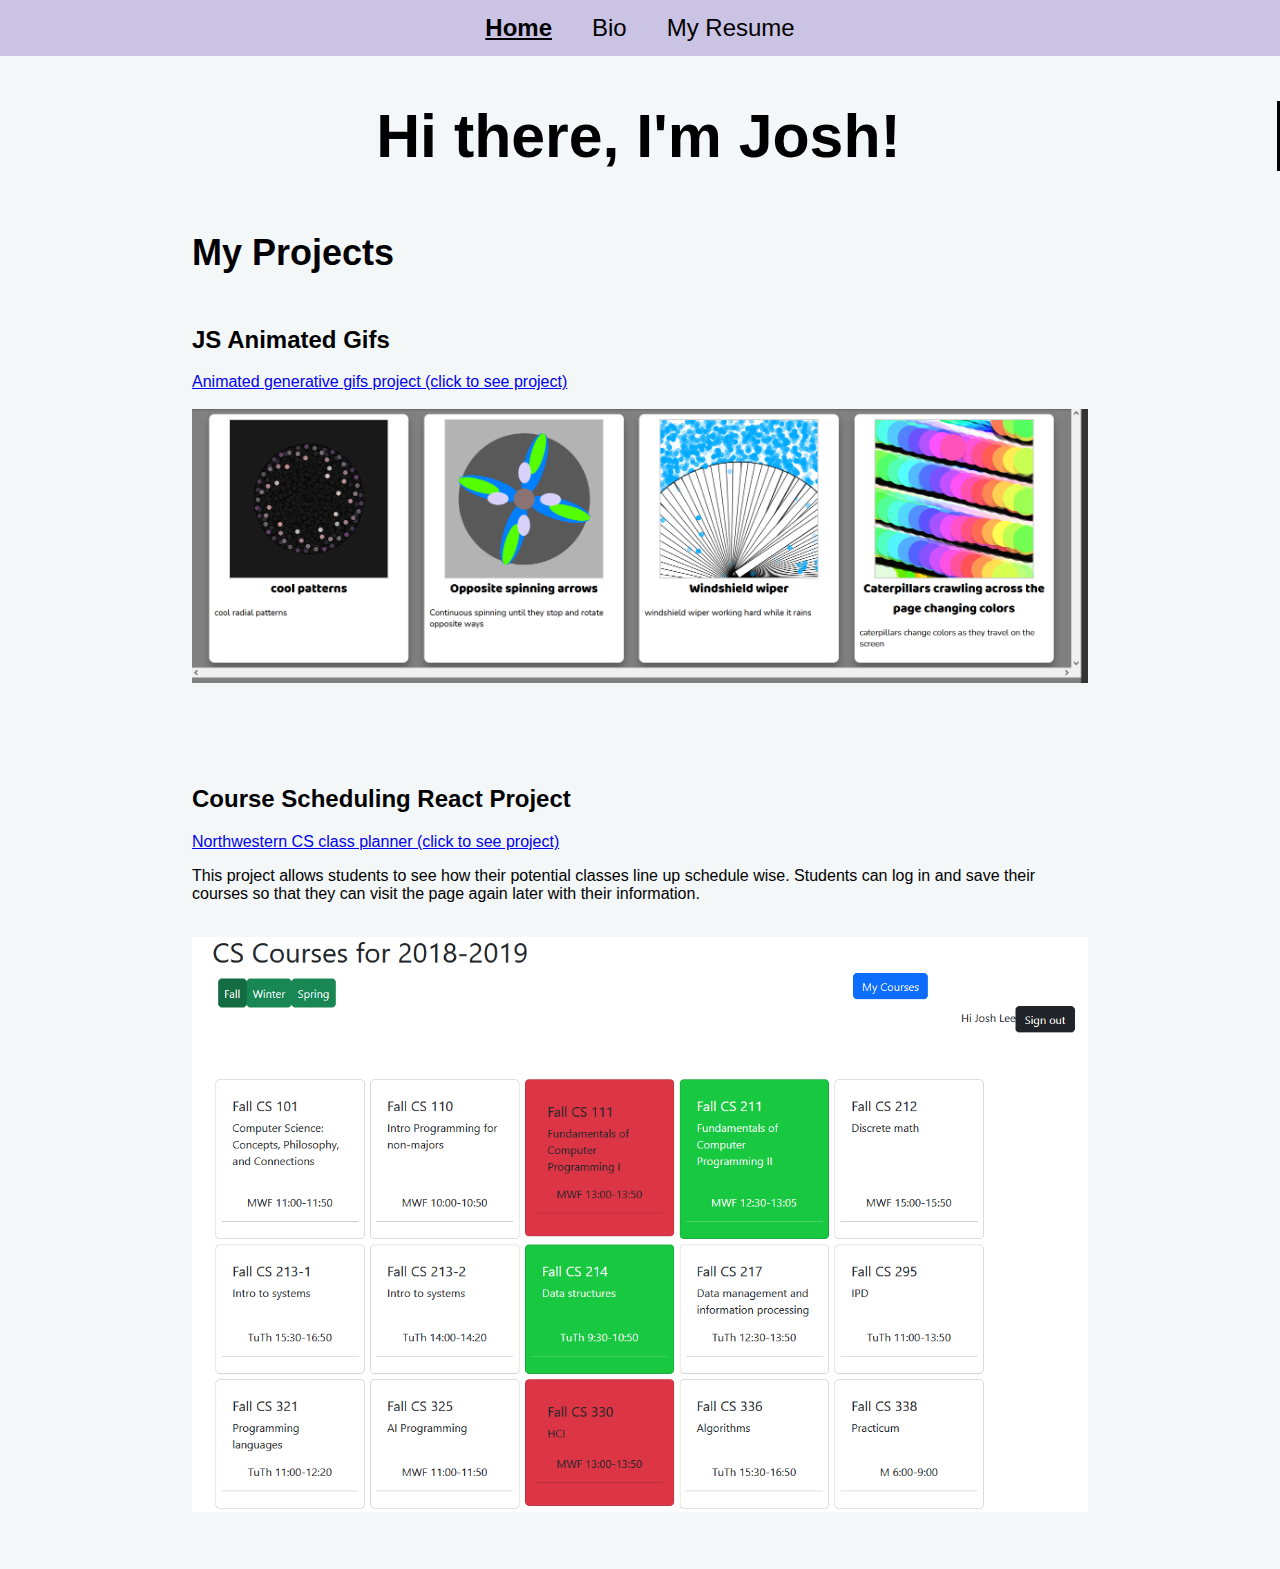
<file: index.html>
<html>
  <head>
    <title>joshlee-7.github.io</title>
    <link rel="stylesheet" type="text/css" href="styles.css" />
  </head>
  <body class="background">
    <div id="home">
      <nav class="navbar" role="navigation">
        <a href="/" class="selected" [aria-current="page" ]>Home</a>
        <a href="bio.html">Bio</a>
        <a href="resume.html">My Resume</a>
      </nav>
    </div>
    <main class="main-padding">
      <div class="welcomeAnim">
        <h1>Hi there, I'm Josh!</h1>
      </div>

      <section class="my_projects" aria-label="projects_section">
        <h1>My Projects</h1>
        <div class="project" aria-label="first_project">
          <div class="projectTitle">
            <h2>JS Animated Gifs</h2>
            <a href="http://joshlee2023-a2.glitch.me/" target="_blank"
              >Animated generative gifs project (click to see project)
            </a>

            <img
              src="images/Project1.PNG"
              class="projectImg"
              alt="four gifs project"
            />
          </div>
        </div>
        <div class="project" aria-label="second_project">
          <div class="projectTitle">
            <h2>Course Scheduling React Project</h2>
            <a href="https://josh-scheduler-2d177.web.app/" target="_blank"
              >Northwestern CS class planner (click to see project)
            </a>
            <p>
              This project allows students to see how their potential classes
              line up schedule wise. Students can log in and save their courses
              so that they can visit the page again later with their
              information.
            </p>
            <img
              src="images/Project2.PNG"
              class="projectImg"
              alt="course scheduler for CS classes"
            />
          </div>
        </div>
      </section>
    </main>
  </body>
</html>
</file>
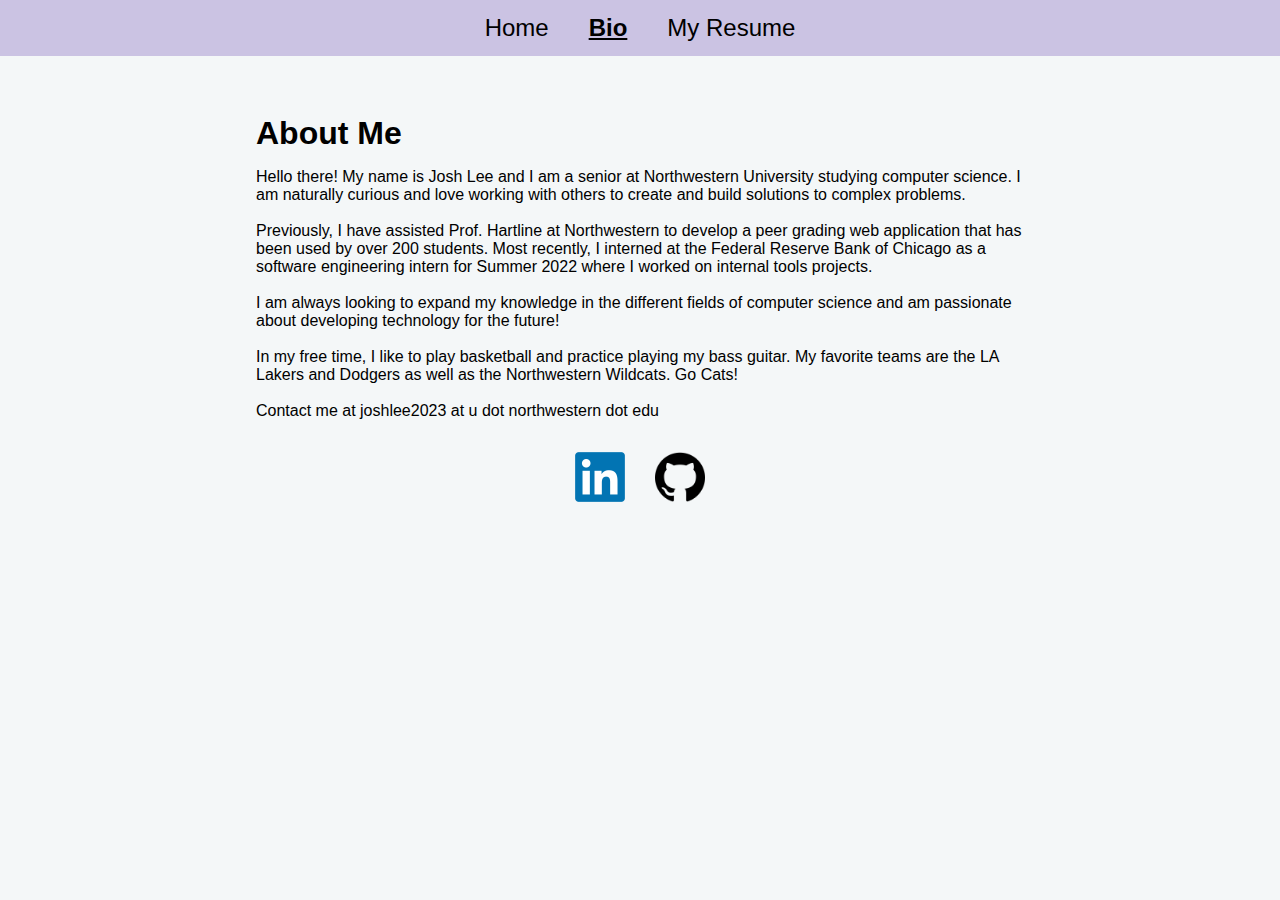
<file: bio.html>
<html>
  <head>
    <title>Bio</title>
    <link rel="stylesheet" type="text/css" href="styles.css" />
  </head>
  <body class="background">
    <div id="home">
      <nav class="navbar">
        <a href="/">Home</a>
        <a href="bio.html" class="selected" [aria-current="page" ]>Bio</a>
        <a href="resume.html">My Resume</a>
      </nav>
    </div>
  </body>
  <main class="bioDiv" aria-label="container_for_about_me_section">
    <div class="bioInfo" aria-label="about_me_section">
      <h1>About Me</h1>
      <p>
        Hello there! My name is Josh Lee and I am a senior at Northwestern
        University studying computer science. I am naturally curious and love
        working with others to create and build solutions to complex problems.
        <br /><br />

        Previously, I have assisted Prof. Hartline at Northwestern to develop a
        peer grading web application that has been used by over 200 students.
        Most recently, I interned at the Federal Reserve Bank of Chicago as a
        software engineering intern for Summer 2022 where I worked on internal
        tools projects.<br /><br />

        I am always looking to expand my knowledge in the different fields of
        computer science and am passionate about developing technology for the
        future!<br /><br />

        In my free time, I like to play basketball and practice playing my bass
        guitar. My favorite teams are the LA Lakers and Dodgers as well as the
        Northwestern Wildcats. Go Cats!<br /><br />

        Contact me at joshlee2023 at u dot northwestern dot edu
      </p>
      <div>
        <nav class="contactInfo" aria-label="contact_method_icons_list">
          <a
            class="icon"
            href="https://www.linkedin.com/in/josh-lee-1162b91b1/"
          >
            <img src="images/LinkedIn.png" />
          </a>
          <a class="icon" href="https://github.com/joshlee-7">
            <img src="images/Github.png" />
          </a>
        </nav>
      </div>
    </div>
  </main>
</html>
</file>
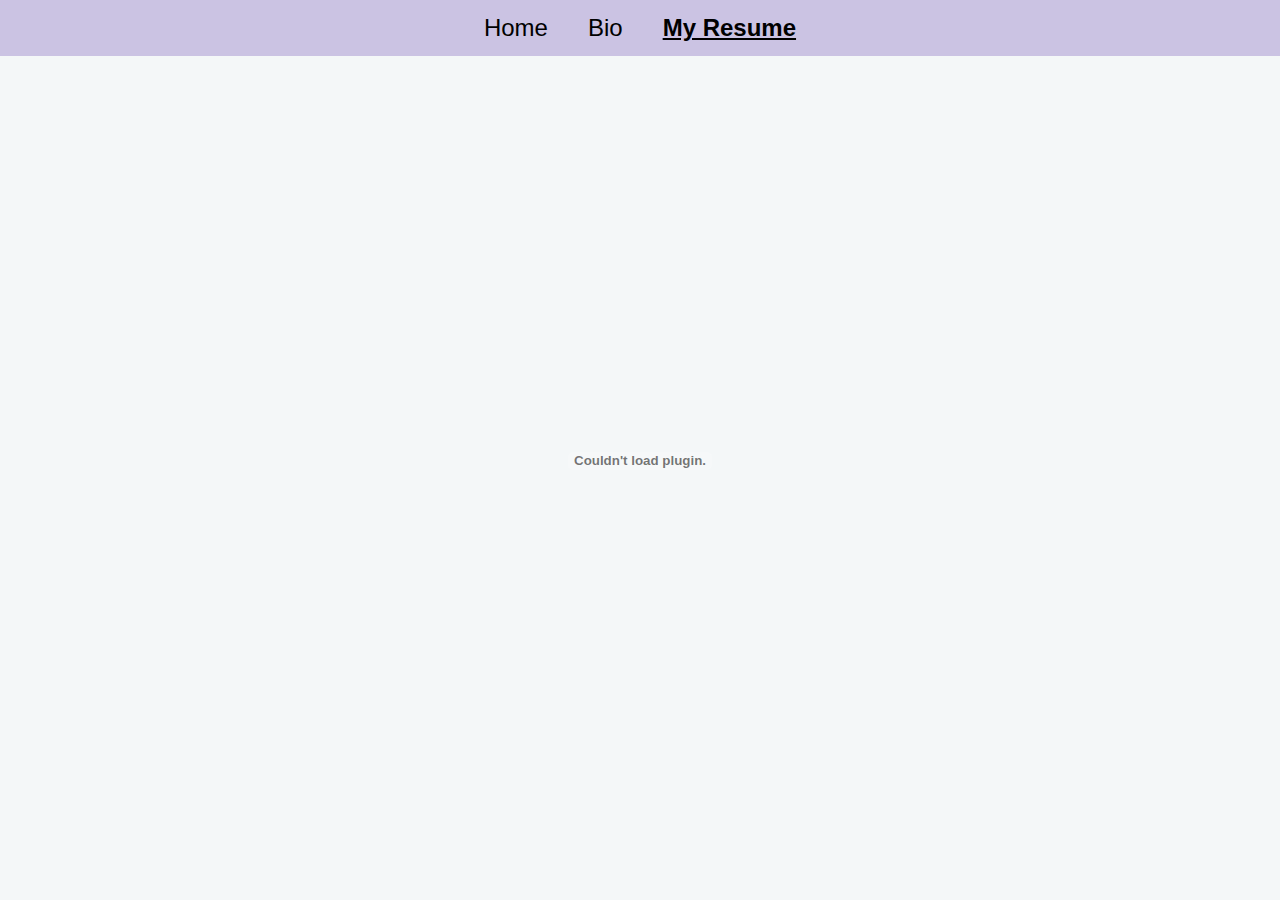
<file: resume.html>
<html>
  <head>
    <title>joshlee-7.github.io</title>
    <link rel="stylesheet" type="text/css" href="styles.css" />
  </head>
  <body class="background">
    <div id="home">
      <nav class="navbar">
        <a href="/">Home</a>
        <a href="bio.html">Bio</a>
        <a href="resume.html" class="selected" [aria-current="page" ]
          >My Resume</a
        >
      </nav>
    </div>
  </body>
  <body class="background">
    <main>
      <div class="resume" aria-label="embedded_resume_pdf_file">
        <object
          data="JoshLee_Resume.pdf"
          width="100%"
          height="88%"
          alt="my embedded pdf resume"
        ></object>
      </div>
    </main>
  </body>
</html>
</file>
<file: styles.css>
.background {
  width: 100%;
}

/*Tags*/
body {
  /* font-family: Verdana, Geneva, Tahoma, sans-serif; */
  font-family: "Lucida Sans", "Lucida Sans Regular", "Lucida Grande",
    "Lucida Sans Unicode", Geneva, Verdana, sans-serif;
  background-color: #f4f7f8;
  margin-left: 0;
}

h1 {
  margin: 0;
}

img {
  width: 100%;
}

/* Navbar  */
.navbar {
  position: fixed;
  font-size: 24px;
  display: flex;
  justify-content: center;
  top: 0;
  width: 100%;
  background-color: #cbc3e3;
  margin: auto;
  z-index: 1;
}

.navbar a {
  color: black;
  display: block;
  text-align: center;
  padding: 14px 20px;
  text-decoration: none;
}

nav a:hover {
  transition: 0.3s;
  text-decoration: underline;
}

nav a:focus {
  text-decoration: underline;
}

nav a.selected {
  font-weight: bold;
  text-decoration: underline;
}

/*main*/
.main-padding {
  padding-top: 10%;
}

/* Animation in homepage */
.welcomeAnim {
  margin: 0 auto;
  border-right: solid black;
  font-size: 190%;
  text-align: center;
  white-space: nowrap;
  overflow: hidden;
  transform: translateY(-50%);
  animation: typewriter 4s steps(44) 1s 1 normal both;
}

@keyframes typewriter {
  from {
    width: 0;
  }
  to {
    width: 18.2em;
  }
}

/*Projects section*/
.width {
  justify-content: center;
  align-items: center;
}

.my_projects {
  width: 70%;
  padding-top: 2%;
  margin: 0 auto;
}

.my_projects h1 {
  font-size: 36px;
}

.project {
  padding-top: 2rem;
  padding-bottom: 2rem;
}

.projectImg {
  padding-top: 2%;
}

.projectTitle {
  padding-bottom: 2%;
}

/*About me section*/
.bioDiv {
  margin-top: 5%;
  margin-left: auto;
  margin-right: auto;
  padding: 4%;
  width: 60%;
}

.bioInfo {
  display: inline;
}

.contactInfo {
  justify-content: center;
  position: relative;
  align-items: center;
  display: flex;
}

.icon {
  height: auto;
  width: 50px;
  padding: 2%;
}

/* Resume page*/
.resume {
  padding-top: 5%;
  margin: 0 auto;
}
</file>
